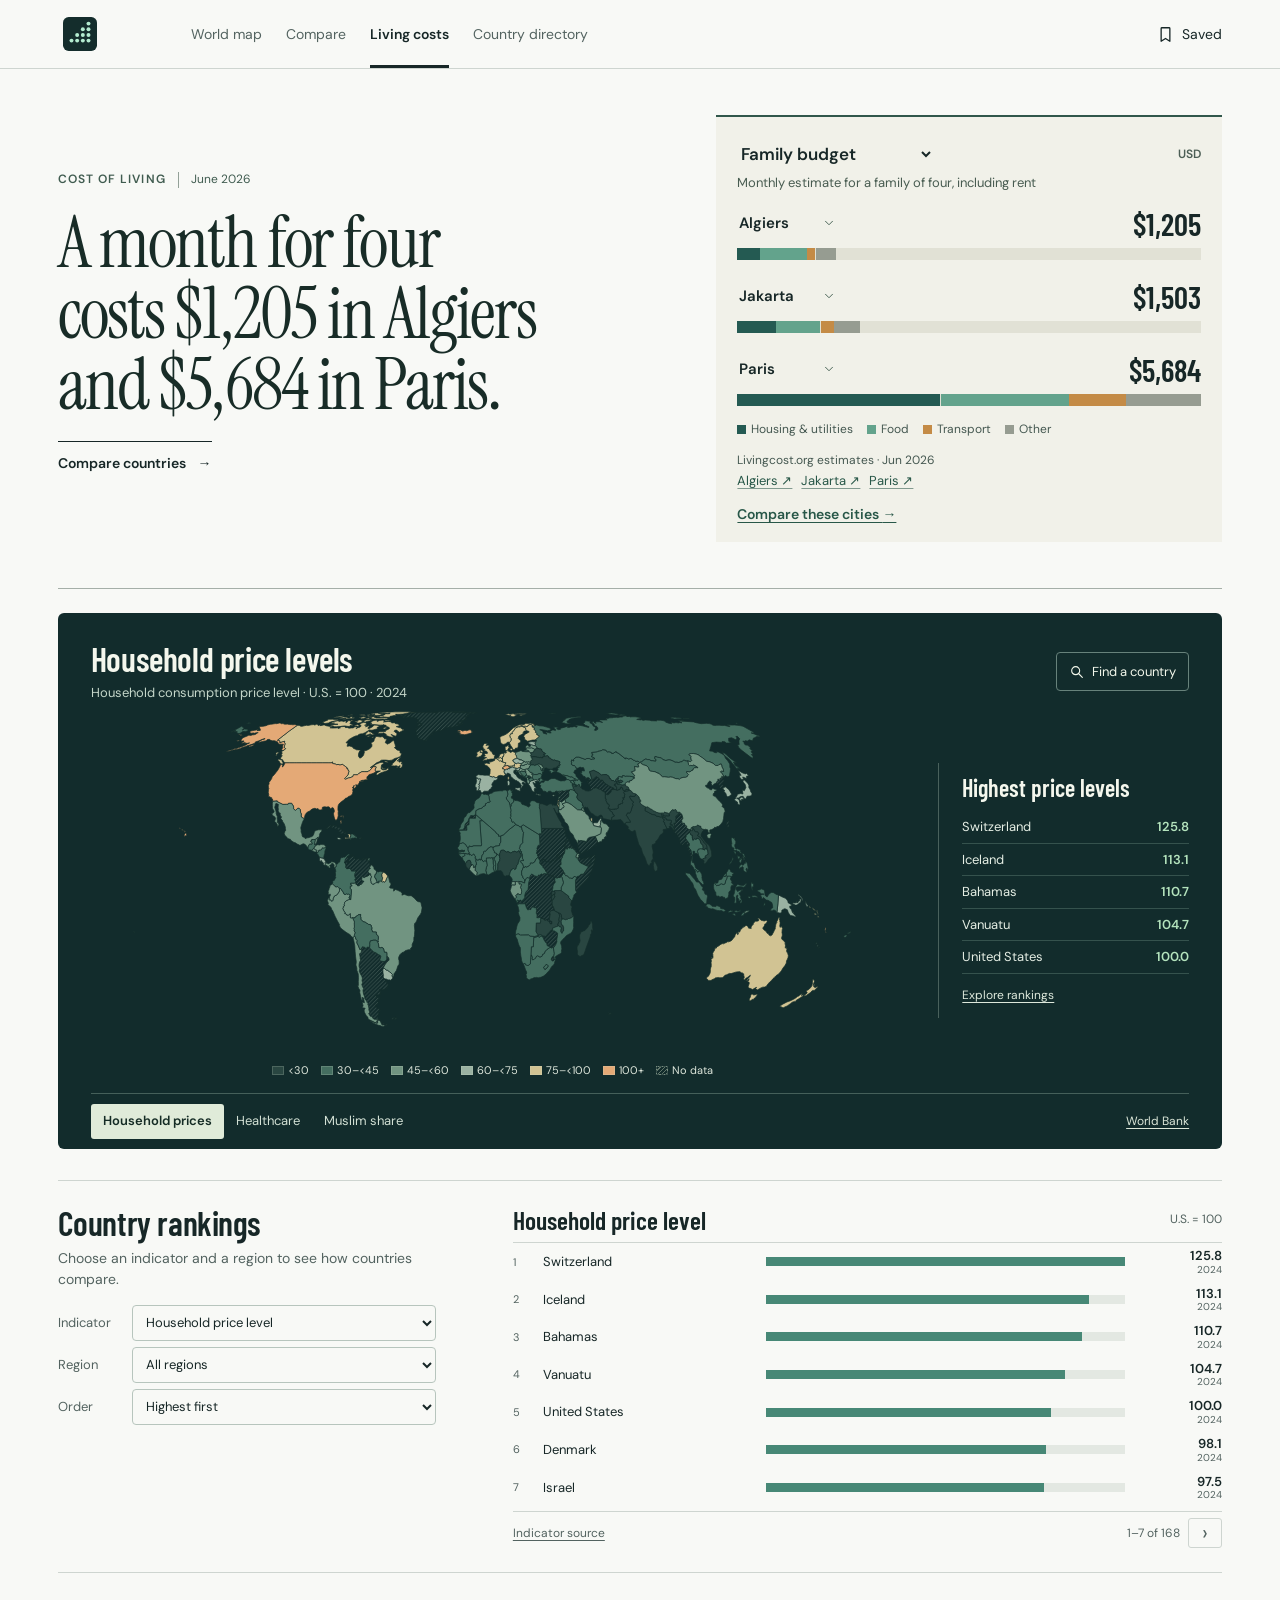
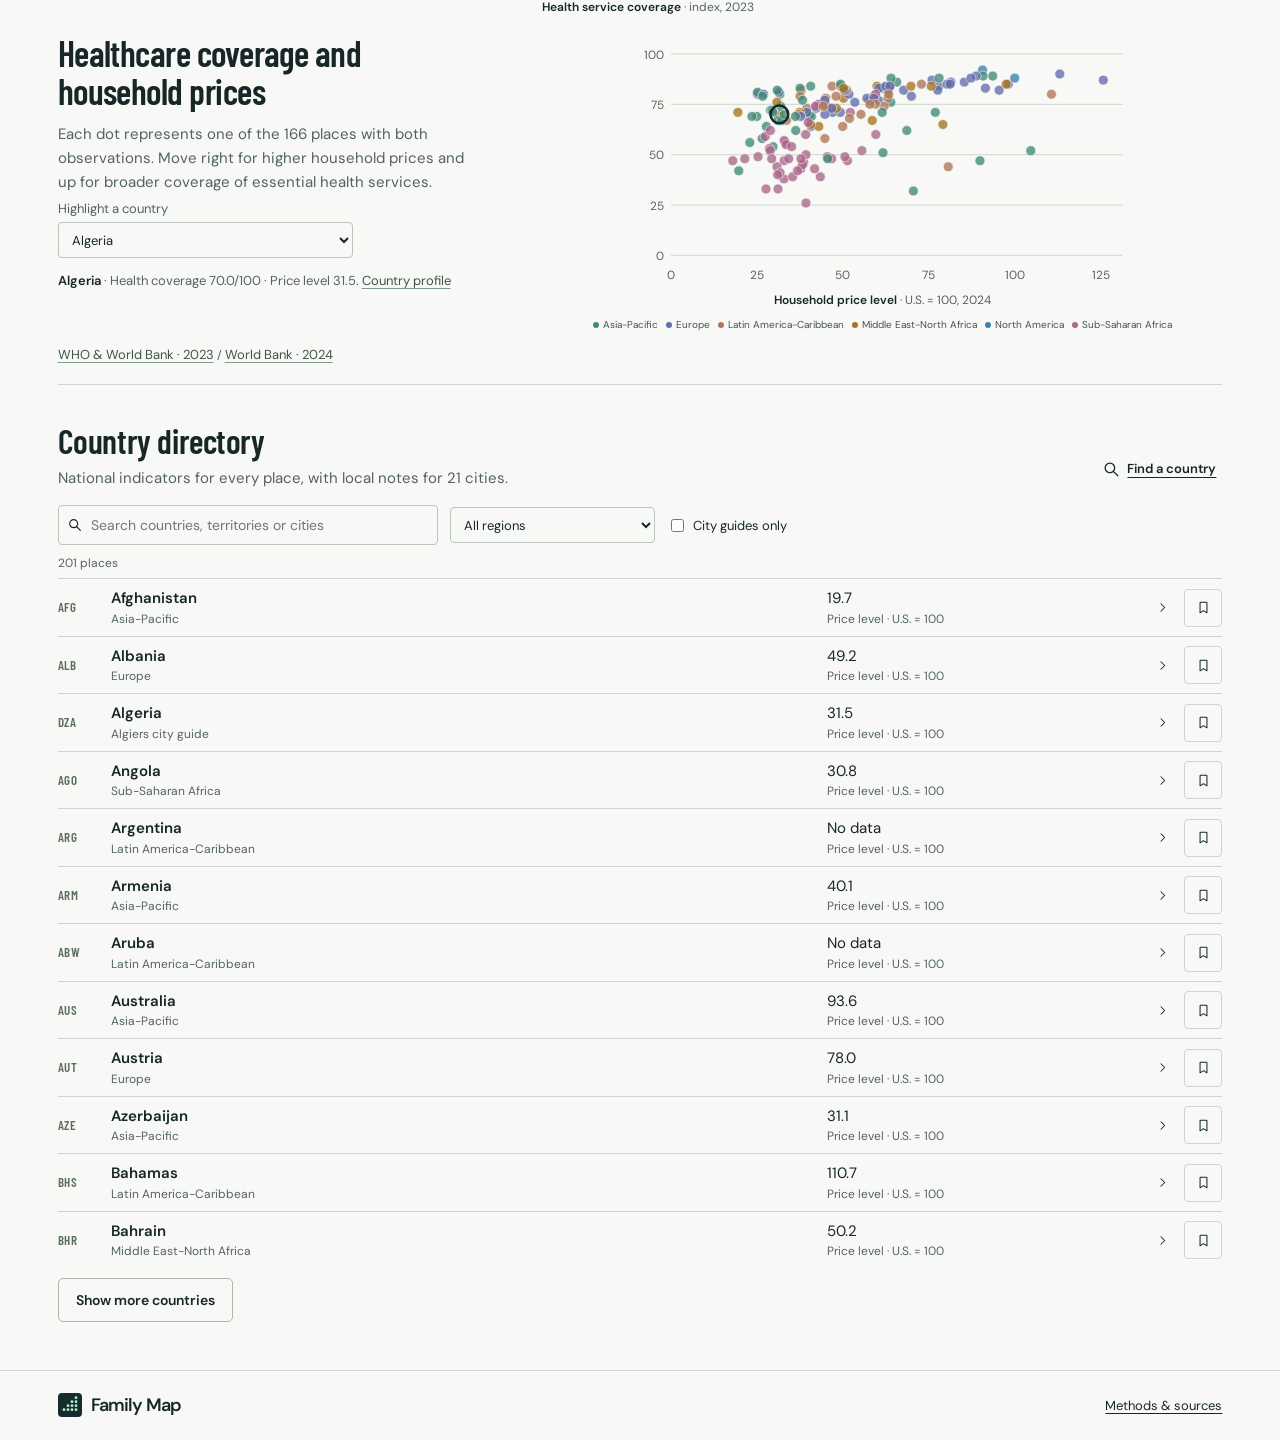
<file: index.html>
<!doctype html>
<html lang="en">
<head>
<meta charset="utf-8"><meta name="viewport" content="width=device-width, initial-scale=1, viewport-fit=cover">
<meta name="theme-color" content="#f8f9f6"><meta name="description" content="Compare living costs, healthcare and schooling across 201 countries and territories.">
<meta property="og:title" content="Family Map"><meta property="og:description" content="Compare monthly family budgets, groceries, healthcare and schools across countries. Explore 201 places and 21 city guides."><meta property="og:site_name" content="Family Map"><meta property="og:type" content="website"><meta property="og:url" content="https://ghanyr.github.io/family-map/"><meta property="og:image" content="https://ghanyr.github.io/family-map/family-map-preview.jpg"><meta property="og:image:alt" content="Comparison of the estimated monthly budget for a family of four in Algiers, Jakarta and Paris"><meta name="twitter:card" content="summary_large_image">
<title>Family Map</title>
<link rel="canonical" href="https://ghanyr.github.io/family-map/">
<link rel="icon" href="compass.svg" type="image/svg+xml">
<link rel="stylesheet" href="styles.css">
<script defer src="photos.js"></script><script defer src="countries.js"></script><script defer src="data.js"></script><script defer src="geography.js"></script><script defer src="city-prices.js"></script><script defer src="costs.js"></script><script defer src="app.js"></script><script defer src="charts.js"></script>
</head>
<body>
<a class="skip" href="#main">Skip to content</a>
<header class="mast"><div class="wrap header-in">
<a class="wordmark" href="#home" aria-label="Family Map home"><img src="compass.svg" width="30" height="30" alt=""></a>
<nav class="desktop-nav" aria-label="Main navigation"><a href="#worldstage">World map</a><a href="#compare">Compare</a><a href="#budget">Living costs</a><a href="#atlas">Country directory</a></nav>
<div class="head-actions"><a href="#saved" class="saved-nav"><span data-icon="bookmark"></span><span class="saved-label">Saved</span><span class="saved-count" hidden></span></a><button class="menu-btn" aria-label="Open navigation" aria-expanded="false" aria-controls="mobile-nav"><span data-icon="menu"></span></button></div>
</div><nav id="mobile-nav" hidden aria-label="Mobile navigation"><a href="#worldstage">World map</a><a href="#compare">Compare countries</a><a href="#budget">Living costs</a><a href="#atlas">Country directory</a><a href="#about">Methods &amp; sources</a></nav></header>
<main id="main" tabindex="-1">
<div id="home">
<div class="wrap">
<section id="budget" class="budget-feature" aria-labelledby="budget-heading"></section>
<section id="worldstage" class="worldstage" aria-labelledby="map-title"><div class="map-heading"><div><h2 id="map-title">Household price levels</h2><p id="map-meta"></p></div><button class="find-country" data-find="map"><span data-icon="search"></span>Find a country</button></div>
<div class="map-body"><div class="map-left"><div id="map-frame"><svg id="map-svg" viewBox="0 0 960 465" role="img" aria-label="World map of household price levels. Use Find a country to explore every place."></svg><span id="map-hint" hidden></span></div><div id="map-legend"></div></div><div id="map-side"></div></div><div class="map-base"><div id="map-modes" role="group" aria-label="Choose map indicator"></div><a id="map-source" target="_blank" rel="noopener">Source</a></div></section>

<section id="rankings" class="rank-section"><div class="rank-intro"><h2>Country rankings</h2><p>Choose an indicator and a region to see how countries compare.</p><label>Indicator<select id="rank-metric"></select></label><label>Region<select id="rank-region"></select></label><label>Order<select id="rank-order"><option value="desc">Highest first</option><option value="asc">Lowest first</option></select></label></div><div class="rank-plot"><div class="rank-title"><h3 id="rank-title"></h3><span id="rank-unit"></span></div><div id="rank-rows"></div><div class="rank-foot"><a id="rank-source" target="_blank" rel="noopener">Source data</a><div><button id="rank-prev" aria-label="Previous ranking page">‹</button><span id="rank-page"></span><button id="rank-next" aria-label="Next ranking page">›</button></div></div></div></section>
<section id="scatter" class="scatter-section"></section><section class="atlas" id="atlas"><div class="section-intro"><div><h2>Country directory</h2><p>National indicators for every place, with local notes for 21 cities.</p></div><button class="inline-action" data-find="profile"><span data-icon="search"></span>Find a country</button></div><div class="dir-tools"><label class="search-label"><span data-icon="search"></span><input id="dir-search" type="search" placeholder="Search countries, territories or cities" aria-label="Search the country directory"></label><select id="dir-region" aria-label="Filter directory by region"></select><label class="only-guides"><input type="checkbox" id="guides-only"> City guides only</label></div><div id="dir-count" class="list-count"></div><div id="dir-list"></div><button id="dir-more" class="btn plain-btn">Show more countries</button></section>
</div></div><div id="detail" class="wrap subview" hidden></div></main>
<footer><div class="wrap foot"><a class="wordmark footer-brand" href="#home"><img src="compass.svg" width="24" height="24" alt="">Family Map</a><a href="#about">Methods &amp; sources</a></div></footer>
<dialog id="picker" aria-labelledby="picker-title"><div class="picker-head"><h2 id="picker-title">Find a country</h2><button id="picker-close" aria-label="Close search"><span data-icon="close"></span></button></div><input id="picker-input" type="search" enterkeyhint="go" autocomplete="off" autocapitalize="none" spellcheck="false" autofocus placeholder="Search a country, territory or city" aria-label="Search countries and territories"><span id="picker-count" class="sr" role="status"></span><div id="picker-list"></div></dialog><div id="toast" role="status" aria-live="polite"></div><div id="announcer" class="sr" role="status" aria-live="polite"></div>
</body></html>
</file>
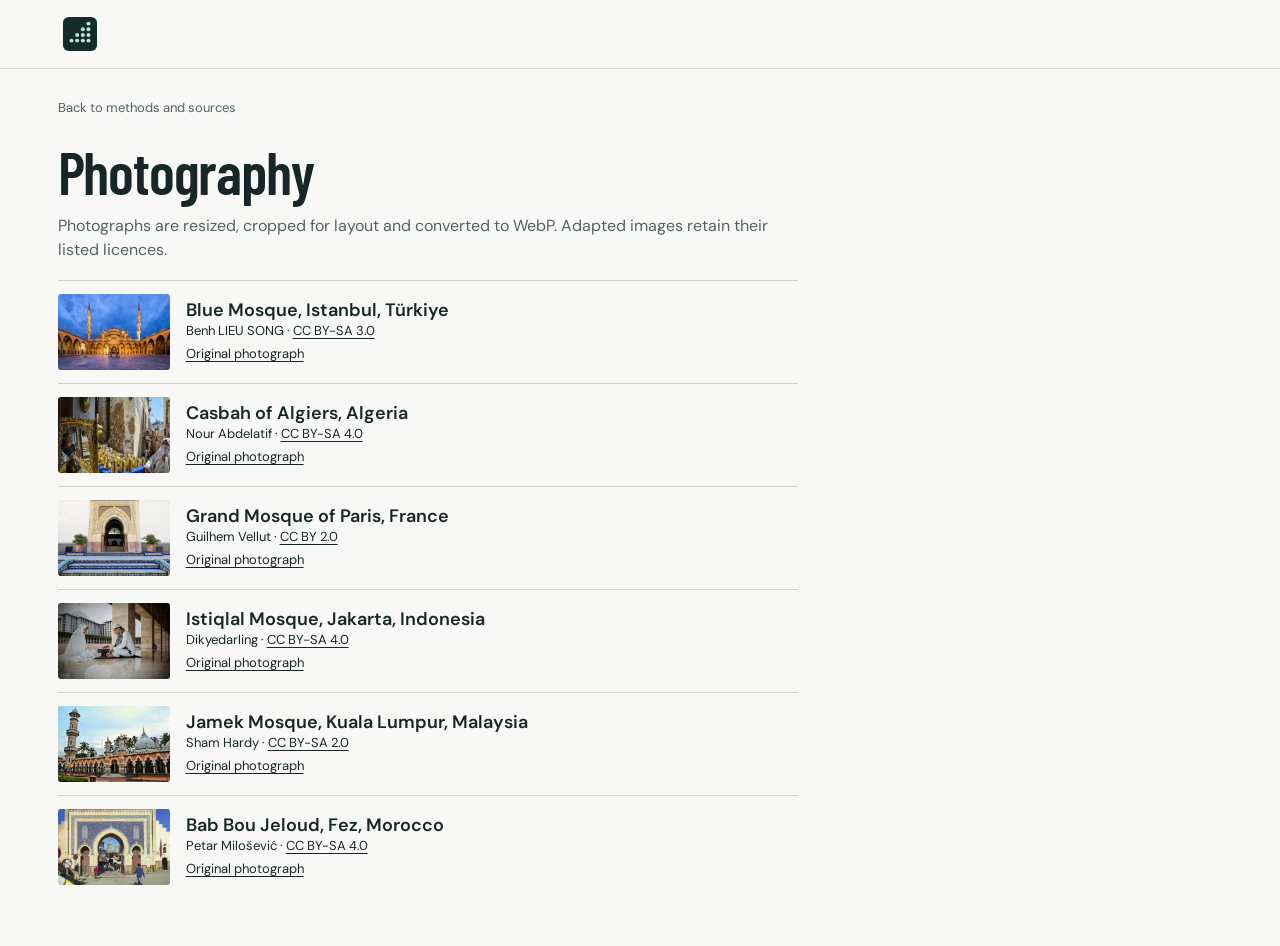
<file: photo-credits.html>
<!doctype html><html lang="en"><head><meta charset="utf-8"><meta name="viewport" content="width=device-width,initial-scale=1"><title>Photography | Family Map</title><link rel="stylesheet" href="styles.css"><link rel="icon" href="compass.svg"></head><body><header class="mast"><div class="wrap header-in"><a href="index.html" class="wordmark" aria-label="Family Map home"><img src="compass.svg" width="30" height="30" alt=""></a></div></header><main class="wrap subview"><a class="breadcrumb" href="index.html#about">Back to methods and sources</a><h1>Photography</h1><p class="subdek">Photographs are resized, cropped for layout and converted to WebP. Adapted images retain their listed licences.</p><article class="photo-credit"><img src="assets/turkiye-card.webp" width="112" height="76" loading="lazy" alt=""><div><h2>Blue Mosque, Istanbul, Türkiye</h2><p>Benh LIEU SONG · <a href="https://creativecommons.org/licenses/by-sa/3.0/">CC BY-SA 3.0</a></p><a href="https://commons.wikimedia.org/wiki/File:Blue_Mosque_Courtyard_Dusk_Wikimedia_Commons.jpg">Original photograph</a></div></article><article class="photo-credit"><img src="assets/algeria-card.webp" width="112" height="76" loading="lazy" alt=""><div><h2>Casbah of Algiers, Algeria</h2><p>Nour Abdelatif · <a href="https://creativecommons.org/licenses/by-sa/4.0/">CC BY-SA 4.0</a></p><a href="https://commons.wikimedia.org/wiki/File:Casbah_of_Algiers,_the_heart_of_the_city.jpg">Original photograph</a></div></article><article class="photo-credit"><img src="assets/france-card.webp" width="112" height="76" loading="lazy" alt=""><div><h2>Grand Mosque of Paris, France</h2><p>Guilhem Vellut · <a href="https://creativecommons.org/licenses/by/2.0/">CC BY 2.0</a></p><a href="https://commons.wikimedia.org/wiki/File:Garden_@_Grande_Mosqu%C3%A9e_de_Paris_@_Paris_(30635585183).jpg">Original photograph</a></div></article><article class="photo-credit"><img src="assets/jakarta-card.webp" width="112" height="76" loading="lazy" alt=""><div><h2>Istiqlal Mosque, Jakarta, Indonesia</h2><p>Dikyedarling · <a href="https://creativecommons.org/licenses/by-sa/4.0/">CC BY-SA 4.0</a></p><a href="https://commons.wikimedia.org/wiki/File:Membaca_Quran_bersama.jpg">Original photograph</a></div></article><article class="photo-credit"><img src="assets/kuala-lumpur-card.webp" width="112" height="76" loading="lazy" alt=""><div><h2>Jamek Mosque, Kuala Lumpur, Malaysia</h2><p>Sham Hardy · <a href="https://creativecommons.org/licenses/by-sa/2.0/">CC BY-SA 2.0</a></p><a href="https://commons.wikimedia.org/wiki/File:Masjid_Jamek.jpg">Original photograph</a></div></article><article class="photo-credit"><img src="assets/fez-card.webp" width="112" height="76" loading="lazy" alt=""><div><h2>Bab Bou Jeloud, Fez, Morocco</h2><p>Petar Milošević · <a href="https://creativecommons.org/licenses/by-sa/4.0/">CC BY-SA 4.0</a></p><a href="https://commons.wikimedia.org/wiki/File:Bab_Bou_Jeloud_(Fes,_Marocco).jpg">Original photograph</a></div></article></main></body></html>
</file>
<file: styles.css>
@font-face{font-family:DM;src:url(assets/dm-400.woff) format("woff");font-weight:400;font-display:swap}
@font-face{font-family:DM;src:url(assets/dm-600.woff) format("woff");font-weight:500 900;font-display:swap}
@font-face{font-family:BarlowC;src:url(assets/barlow-condensed.woff) format("woff");font-weight:600;font-display:swap}
:root{--ink:#172727;--bg:#f8f9f6;--muted:#536360;--line:#ced5d0;--dark:#122b2b;--mint:#75dcc2;--ease:cubic-bezier(.16,1,.3,1);color-scheme:light}
*{box-sizing:border-box}
html{scroll-behavior:smooth;scroll-padding-top:16px;scrollbar-color:#92a7a0 var(--bg)}
body{margin:0;background:var(--bg);color:var(--ink);font:400 16px/1.5 DM,Arial,sans-serif;-webkit-font-smoothing:antialiased}
h1,h2,h3,p{margin:0}
h1,h2,h3{line-height:1.08}
a{color:inherit;text-decoration:none}
button,select{touch-action:manipulation;-webkit-tap-highlight-color:transparent}
button,select,input{font:inherit;color:inherit}
button{cursor:pointer;border:0;background:none}
button:focus-visible,a:focus-visible,select:focus-visible,summary:focus-visible{outline:3px solid #dc9c53;outline-offset:3px}
::selection{background:#ace9d6;color:var(--ink)}
[hidden]{display:none!important}
.sr,.skip:not(:focus){position:absolute!important;clip-path:inset(50%);width:1px;height:1px;overflow:hidden;white-space:nowrap}
.skip:focus{position:fixed;z-index:20;top:4px;left:4px;padding:10px;background:white}
.wrap{width:min(1280px,calc(100% - clamp(48px,9vw,150px)));margin-inline:auto}
.icon{width:19px;height:19px;fill:none;stroke:currentColor;stroke-width:1.65;stroke-linecap:round;stroke-linejoin:round;vertical-align:middle;flex:none}
[data-icon]{display:inline-flex;align-items:center;justify-content:center}
.mast{border-bottom:1px solid var(--line);position:relative;z-index:8}
.header-in{height:68px;display:flex;align-items:center;gap:clamp(35px,7vw,120px)}
.wordmark{font-weight:600;font-size:23px;line-height:1;letter-spacing:-.048em;display:inline-flex;align-items:center;gap:9px;white-space:nowrap}
.desktop-nav{display:flex;height:100%;align-items:stretch;gap:24px}
.desktop-nav a{display:flex;align-items:center;position:relative;font-size:14px;color:var(--muted)}
.desktop-nav a[aria-current]{color:var(--ink);font-weight:600}
.desktop-nav a:after{content:"";position:absolute;bottom:0;left:0;right:100%;height:3px;background:var(--ink);transition:right .22s}
.desktop-nav a:hover:after,.desktop-nav a[aria-current]:after{right:0}
.head-actions{margin-left:auto;display:flex;align-items:center}
.saved-nav,.menu-btn{display:flex;min-height:44px;align-items:center;gap:7px;font-size:14px}
.saved-nav:hover{text-decoration:underline}.menu-btn,#mobile-nav{display:none}
.saved-count{font-size:12px;font-weight:600}.saved-nav[aria-current] .icon{fill:currentColor}
.lead{display:flex;justify-content:space-between;align-items:center;gap:20px;padding:clamp(27px,3.6vw,50px) 0 clamp(21px,2.5vw,34px)}
h1,.subview h1{font:600 clamp(43px,4.65vw,74px)/1 BarlowC,Impact,sans-serif;letter-spacing:-.02em}
.lead p,.section-intro p,.subdek{color:var(--muted);margin-top:9px;font-size:16px}
.btn{display:inline-flex;align-items:center;justify-content:center;gap:9px;min-height:44px;padding:0 17px;font:600 14px/1.3 DM,Arial,sans-serif;border-radius:5px;transition:background .18s,transform .18s;white-space:nowrap}
.btn:hover{transform:translateY(-1px)}
.dark{background:var(--ink);color:white}.dark:hover{background:#29413d}
.plain-btn{border:1px solid #a8b6ae}.plain-btn:hover,.plain-btn[aria-pressed=true]{background:#e0e9de}
#main:focus,[tabindex="-1"]:focus{outline:none}
.population{background:var(--dark);color:#f5f9ee;padding:clamp(18px,2.55vw,36px) clamp(16px,3vw,45px) 16px;border-radius:6px;overflow:hidden}
.chart-top,.module-head,.section-intro{display:flex;align-items:start;justify-content:space-between;gap:15px}
.chart-top h2{font:600 clamp(29px,2.9vw,45px)/1 BarlowC,Impact,sans-serif;letter-spacing:-.007em}
.chart-key{display:flex;align-items:center;gap:8px;color:#cbdbcf;font-size:13px;margin-top:9px}
.key-dot{width:6px;height:6px;background:#d5e2d7;border-radius:50%}.key-split{opacity:.6;margin-inline:2px}
.switches{display:flex;flex:none;gap:3px;border:1px solid #5b7370;border-radius:5px;padding:3px}
.switches button{color:#d7e2d9;border-radius:2px;min-height:32px;font-weight:600;font-size:13px;padding:4px 12px;transition:background .2s,color .2s}
.switches button:hover{background:#2b4643}.switches button[aria-pressed=true]{color:#112826;background:#e7efdf}
.clusters{display:grid;grid-template-columns:repeat(6,minmax(0,1fr));gap:0;margin:13px -10px 19px}
.cluster{display:flex;flex-direction:column;align-items:center;min-width:0;text-align:center;color:var(--color);border-radius:5px;padding:0 5px 8px;transition:background .18s}
.cluster:hover,.cluster[aria-expanded=true],.change-row:hover,.change-row[aria-expanded=true]{background:#203d3b}
.dot-picture{width:100%;height:clamp(99px,10.5vw,159px);display:flex;justify-content:center;align-items:end}
.dot-picture svg{width:100%;height:100%;fill:currentColor;transform-origin:center bottom;animation:print-in .48s var(--ease) both}
@keyframes print-in{from{opacity:.42;transform:scale(.92)}to{opacity:1;transform:none}}
.empty-dot{fill:#37514d}
.cluster-caption{margin-top:7px;display:flex;align-items:center;flex-direction:column;line-height:1.1;gap:5px}
.cluster-caption>span{font-size:14px;font-weight:600;color:#f2f4e9}
.cluster-caption>b{font:600 clamp(30px,2.9vw,47px)/1 BarlowC,Impact,sans-serif;font-variant-numeric:tabular-nums}
.chart-foot{border-top:1px solid #48625d;display:flex;align-items:center;justify-content:space-between;gap:9px;color:#cfddd3;font-size:12px;line-height:1.5;padding-top:10px}
.chart-foot button,.chart-foot a,.source,.credit-link,.source-block a,.about details a,.compare-footer a,#pop-inspect a{font-size:12px;text-decoration:underline;text-underline-offset:3px;text-decoration-color:#829a8f}
.chart-foot button{min-height:31px;padding:2px 0;white-space:nowrap}
#pop-inspect{display:flex;align-items:center;gap:12px;flex-wrap:wrap;border-top:1px solid #536b63;padding:12px 0;font-size:13px}
#pop-inspect a{margin-left:auto}
.data-table{overflow-x:auto;margin-top:10px}
table{border-collapse:collapse;width:100%;font-size:13px;font-variant-numeric:tabular-nums}th,td{text-align:right;padding:6px 9px;border-bottom:1px solid #425c56}th:first-child{text-align:left}th{font-weight:600}
.change-list{max-width:990px;margin:24px auto 17px}
.change-row{width:100%;display:grid;grid-template-columns:minmax(70px,115px) 1fr 60px;gap:12px;align-items:center;text-align:left;padding:5px;color:white;font-size:14px}
.change-row b{text-align:right;font-variant-numeric:tabular-nums}
.change-track{height:8px;border-radius:1px;background:#2b4643}
.change-track i,.bar-track i,.mini-track i{display:block;width:var(--bar);height:100%;background:var(--color);animation:bar-in .49s var(--ease) both;transform-origin:left}
@keyframes bar-in{from{transform:scaleX(.05)}to{transform:scaleX(1)}}
.data-pair{display:grid;grid-template-columns:1fr 1fr;margin:34px 0 45px;border-top:2px solid var(--ink);border-bottom:1px solid var(--line)}
.data-module{padding:21px 0 19px;min-width:0}
.data-module:first-child{padding-right:clamp(20px,3vw,47px)}
.data-module+.data-module{border-left:1px solid var(--line);padding-left:clamp(20px,3vw,47px)}
.module-head{align-items:baseline}.module-head h2,.section-intro h2,.profile-content h2,.about h2,.empty-state h2{font:600 clamp(29px,2.5vw,41px)/1.08 BarlowC,Impact,sans-serif;letter-spacing:-.012em}
.year{font-size:13px;color:var(--muted);font-variant-numeric:tabular-nums}
.unit-note,.metric-picks{height:38px;display:flex;align-items:center;margin-top:3px;margin-bottom:10px}.unit-note,.metric-note,.source{font-size:13px;color:var(--muted)}
.metric-picks{gap:14px}
.metric-picks button{font-size:13px;color:var(--muted);padding:7px 0;position:relative}
.metric-picks button[aria-pressed=true]{font-weight:600;color:var(--ink);text-decoration:underline;text-underline-offset:4px;text-decoration-thickness:2px}
.metric-row{display:grid;align-items:center;grid-template-columns:75px 1fr 48px;gap:8px;margin:6px 0;font-size:13px;line-height:1.5}
.metric-row b{font-variant-numeric:tabular-nums;font-size:13px;text-align:right}
.bar-track{height:9px;background:#e0e5e0;border-radius:1px;position:relative}
.bar-track i{background:#34836e}
.points .bar-track{height:2px;background:#d4dcd7}
.points .bar-track i{background:#6374af;position:relative}
.points .bar-track i:after{content:"";width:9px;height:9px;border-radius:50%;position:absolute;right:0;top:50%;transform:translate(50%,-50%);background:#5668a2}
.metric-note{margin:14px 0 5px;line-height:1.5;max-width:58ch}
.source{display:inline-block;color:#3f554a;line-height:1.5}
.atlas{padding:0 0 48px}
.section-intro{align-items:end}.section-intro p{font-size:15px}
.inline-action{display:inline-flex;align-items:center;gap:6px;font:600 13px/1.3 DM,Arial,sans-serif;text-decoration:underline;text-underline-offset:4px;min-height:40px}
.atlas-tools{display:flex;align-items:center;justify-content:space-between;margin:20px 0 13px}
.filters{display:flex;gap:5px}
.filter{min-height:38px;white-space:nowrap;border:1px solid #c2cec5;border-radius:4px;font-size:13px;padding:5px 12px}.filter[aria-pressed=true]{background:var(--ink);color:white;border-color:var(--ink)}
.atlas-count,.card p{color:var(--muted);font-size:13px}
.cards{display:grid;grid-template-columns:repeat(3,minmax(0,1fr));gap:27px 20px}
.card{position:relative;min-width:0}.card-media{aspect-ratio:2.05;position:relative;overflow:hidden;background:#d6ddd8;border-radius:4px}
.card-media>img{object-fit:cover;width:100%;height:100%;display:block;transition:transform .37s var(--ease)}
.card-link:hover .card-media>img{transform:scale(1.035)}
.card-country{position:absolute;left:9px;bottom:9px;display:inline-flex;align-items:center;gap:5px;background:#fff;color:#172727;border-radius:2px;padding:3px 6px;font-size:12px;line-height:1.3}
.flag{width:19px;height:13px;object-fit:cover;box-shadow:0 0 0 1px #17272712;border-radius:1px}
.save-btn{position:absolute;top:8px;right:8px;display:grid;place-items:center;width:38px;height:38px;border-radius:3px;background:#fffffff2}
.save-btn[aria-pressed=true]{background:#a8e9d0}.save-btn[aria-pressed=true] .icon{fill:currentColor}.save-btn .icon{width:16px;height:16px}
.card-title-row{display:flex;justify-content:space-between;align-items:center;margin:9px 0 2px}
.card h3{font:600 29px/1.1 BarlowC,Impact,sans-serif}
.open-indicator{display:flex;align-items:center}.open-indicator .icon{width:13px;height:13px}.card-link:hover h3{text-decoration:underline;text-underline-offset:3px}
.content-in{animation:content-in .28s var(--ease) both;animation-delay:var(--delay,0s)}@keyframes content-in{from{opacity:.45;transform:translateY(5px)}to{opacity:1;transform:none}}
footer{border-top:1px solid var(--line);padding:22px 0}.foot{display:flex;align-items:center;justify-content:space-between;gap:9px}.foot>a:last-child{font-size:13px;text-decoration:underline;text-underline-offset:3px}.footer-brand{font-size:18px}
#toast{position:fixed;left:50%;bottom:22px;transform:translate(-50%,7px);opacity:0;pointer-events:none;z-index:20;background:var(--ink);color:white;padding:9px 13px;border-radius:4px;font-size:13px;white-space:nowrap;transition:.18s}#toast.show{opacity:1;transform:translate(-50%,0)}
.subview{min-height:70svh;padding-block:22px 48px}.breadcrumb{display:inline-flex;align-items:center;gap:4px;min-height:34px;color:var(--muted);font-size:13px;margin-bottom:17px}.breadcrumb .icon{width:14px;height:14px}.breadcrumb:hover{text-decoration:underline}
.profile-hero{display:grid;grid-template-columns:1fr 1fr;align-items:center;gap:6%}.profile-img{width:100%;height:280px;object-fit:cover;border-radius:5px}.subdek{max-width:65ch;margin:12px 0 18px}.meta-line,.profile-actions{display:flex;align-items:center;gap:9px}.meta-line{font-size:13px;color:var(--muted);margin-bottom:7px}
.section-rule{border:0;border-top:1px solid var(--line);margin:29px 0}.profile-content{display:grid;grid-template-columns:minmax(0,1.7fr) minmax(220px,.8fr);gap:6%}.fact-row{display:grid;grid-template-columns:23px 1fr;gap:8px;padding:17px 0;border-bottom:1px solid var(--line)}.fact-row h3,.tip h3,.source-block h3{font:600 16px/1.4 DM,Arial,sans-serif}.fact-row p,.tip p,.source-block p,.about p{margin:5px 0;color:var(--muted);max-width:65ch}.tip{background:#e6eee8;padding:20px}.tip>.icon{margin-bottom:9px}.source-block{padding-top:18px}.source-block a,.about .credit-link{display:table;margin:8px 0;font-size:14px}
.compare-selects,.compare-row{display:grid;grid-template-columns:repeat(2,minmax(0,1fr));gap:clamp(12px,3vw,48px)}
.compare-selects{margin:20px 0 12px}.compare-place{min-width:0}.compare-place label{font-weight:600;font-size:13px;color:var(--muted)}
.select-wrap{position:relative;display:flex;align-items:center;border-bottom:1px solid var(--muted);margin-bottom:10px}
.select-wrap .flag{position:absolute;left:0;pointer-events:none}.select-wrap select{width:100%;appearance:none;cursor:pointer;min-height:50px;border:0;color:var(--ink);background:transparent;padding:3px 24px 5px 28px;font:600 32px/1.1 BarlowC,Impact,sans-serif}.select-wrap>.icon{position:absolute;right:2px;width:15px;pointer-events:none}
.compare-place>img{width:100%;height:clamp(95px,12vw,165px);object-fit:cover;display:block;border-radius:4px}
.sticky-pair{position:sticky;top:0;z-index:4;background:var(--bg);border-block:1px solid var(--line);padding-block:10px}.sticky-pair span{display:flex;align-items:center;gap:6px;font-size:13px;font-weight:600}.sticky-pair .flag{width:15px;height:10px}
.pair-numbers{margin:19px 0 9px}.pair-numbers>h2,.compare-block>h2{font:600 23px/1.2 BarlowC,Impact,sans-serif}.pair-number-row{margin:12px 0}.pair-number-row h3{font:400 13px/1.45 DM,Arial,sans-serif;color:var(--muted)}.pair-number-row b{font:600 26px/1.2 BarlowC,Impact,sans-serif}.mini-track{display:block;height:4px;background:#e0e7df;margin-top:3px}.mini-track i{background:#458474}
.compare-block{border-bottom:1px solid var(--line);padding:18px 0}.compare-block h2{display:flex;align-items:center;gap:8px;margin-bottom:9px}.compare-row p{font-size:15px;color:var(--muted);line-height:1.6;overflow-wrap:break-word}.compare-footer{padding-top:12px}.compare-footer a{justify-self:start;font-size:13px}
.empty-state{padding:35px 0;max-width:480px}.empty-state h2{margin:14px 0 6px}.empty-state p{margin-bottom:16px}.about{max-width:800px}.about h2{margin:22px 0 8px}.about p{margin:10px 0 15px}.about details{border-bottom:1px solid var(--line);padding:12px 0}.about summary{font-weight:600;cursor:pointer}
@media(max-width:780px){
.wrap{width:calc(100% - 40px)}.desktop-nav{gap:16px}.header-in{gap:35px}.population{padding:20px 18px 12px}.chart-key{font-size:12px}.lead h1{font-size:48px}.lead p{font-size:15px}.lead .btn{font-size:13px}.data-module:first-child{padding-right:14px}.data-module+.data-module{padding-left:14px}.metric-row{grid-template-columns:63px 1fr 42px;gap:5px;font-size:12px}.metric-row b{font-size:12px}.cards{gap:20px 14px}.profile-img{height:215px}
}
@media(max-width:640px){
.wrap{width:calc(100% - 32px)}.header-in{height:56px;justify-content:space-between;gap:8px}.wordmark{font-size:21px;gap:7px}.wordmark img{width:28px;height:28px}.desktop-nav,.saved-label{display:none}.menu-btn,.saved-nav{width:42px;height:44px;display:flex;align-items:center;justify-content:center;padding:0}.saved-count{font-size:11px}
#mobile-nav:not([hidden]){position:absolute;display:flex;flex-direction:column;top:100%;left:0;right:0;background:var(--bg);padding:4px 16px 12px;border-bottom:1px solid var(--line);box-shadow:0 10px 14px #122c2610}#mobile-nav a{padding:11px 0;border-top:1px solid var(--line)}
.lead{display:block;padding:22px 0 17px}.lead h1{font-size:clamp(39px,9.55vw,56px);letter-spacing:-.026em}.lead p{font-size:14px;max-width:48ch;line-height:1.45;margin-top:6px}.lead .btn{margin-top:11px;min-height:36px;padding:0 11px;font-size:12px}.btn .icon{width:16px;height:16px}
.population{padding:16px 14px 9px}.chart-top{display:block}.chart-top h2{font-size:29px}.chart-key{margin-top:4px;font-size:12px;gap:6px}.switches{display:inline-flex;margin-top:10px;padding:2px}.switches button{font-size:12px;min-height:32px;padding:3px 12px}
.clusters{grid-template-columns:repeat(3,minmax(0,1fr));gap:7px 2px;margin:8px -5px 11px}.dot-picture{height:82px}.cluster{padding:0 2px 4px}.cluster-caption{gap:2px;margin-top:3px}.cluster-caption>span{font-size:12px}.cluster-caption b{font-size:28px}
.chart-foot{font-size:11px;gap:5px;align-items:center;padding-top:5px}.chart-foot a,.chart-foot button{font-size:11px}.chart-foot button{min-height:37px}
#pop-inspect{font-size:12px;gap:5px 8px}#pop-inspect a{margin-left:0}
.change-list{margin:14px 0}.change-row{grid-template-columns:60px 1fr 44px;font-size:12px;gap:7px;padding:6px 1px}
.data-pair{grid-template-columns:1fr;margin:23px 0 29px}.data-module:first-child,.data-module+.data-module{padding:16px 0 17px}.data-module+.data-module{border-left:0;border-top:1px solid var(--line)}
.module-head h2,.section-intro h2{font-size:32px}.metric-row{grid-template-columns:72px 1fr 47px;gap:8px;margin:6px 0;font-size:13px}.metric-row b{font-size:13px}.unit-note,.metric-picks{height:auto;min-height:30px;margin:2px 0 5px}.metric-note{margin:10px 0 5px}
.section-intro{display:block}.desk-compare{display:none}.section-intro p{font-size:14px}.atlas-tools{margin:14px 0 11px}.atlas-count{display:none}.filter{padding:5px 10px;min-height:40px}.cards{grid-template-columns:repeat(2,minmax(0,1fr));gap:22px 12px}.card-media{aspect-ratio:1.4}.save-btn{width:36px;height:36px;top:5px;right:5px}.card-country{font-size:10px;left:5px;bottom:5px}.card-country .flag{width:14px;height:10px}.card h3{font-size:26px}.card p{font-size:13px}.card-country{gap:4px}
.foot .wordmark{font-size:17px}.foot .wordmark img{width:24px;height:24px}
.subview{padding:12px 0 35px}.breadcrumb{margin-bottom:12px}.profile-hero,.profile-content{display:flex;flex-direction:column;gap:18px;align-items:stretch}.profile-img{height:180px}.profile-actions{flex-wrap:wrap}.profile-actions .btn{font-size:13px}.subdek{font-size:14px}.section-rule{margin:22px 0}.select-wrap select{font-size:28px}.compare-selects{margin-top:15px}.compare-row{gap:15px}.sticky-pair{padding-block:8px}.sticky-pair span{font-size:12px;line-height:1.3}.compare-row p{font-size:14px}.pair-number-row h3{font-size:12px}.compare-footer a{font-size:12px}.compare-footer .icon{width:15px}
}
@media(max-width:355px){.wrap{width:calc(100% - 26px)}.population{padding-inline:10px}.lead h1{font-size:36px}.dot-picture{height:73px}.chart-foot{flex-wrap:wrap}.chart-foot button{margin-left:auto}.cards{grid-template-columns:1fr}.card-media{aspect-ratio:2}.filter{font-size:12px;padding-inline:8px}}
@media(prefers-reduced-motion:reduce){*,*:before,*:after{animation-duration:.01ms!important;animation-delay:0s!important;transition-duration:.01ms!important;scroll-behavior:auto!important}}
.photo-credit{display:flex;align-items:center;gap:16px;border-top:1px solid var(--line);padding:13px 0;max-width:740px}.photo-credit img{object-fit:cover;border-radius:3px}.photo-credit h2{font:600 18px/1.25 DM,Arial,sans-serif}.photo-credit p,.photo-credit a{font-size:13px}.photo-credit a{text-decoration:underline;text-underline-offset:3px}
.data-pair{margin-bottom:0}
.scatter-section{display:grid;grid-template-columns:minmax(190px,.75fr) minmax(0,1.25fr);column-gap:clamp(24px,6vw,90px);align-items:center;padding:25px 0 19px;border-bottom:1px solid var(--line);margin-bottom:38px}
.scatter-text h2{font:600 clamp(31px,2.8vw,44px)/1.04 BarlowC,Impact,sans-serif;letter-spacing:-.015em}
.scatter-text p{font-size:15px;line-height:1.6;color:var(--muted);max-width:45ch;margin:13px 0 5px}.scatter-text strong{color:var(--ink)}
.scatter-section figure{margin:0}.scatter-section figcaption,.axis-title{font-size:12px;font-weight:600}.scatter-section figcaption span,.axis-title span{font-weight:400;color:var(--muted)}.axis-title{text-align:center}
.scatter-section svg{display:block;width:100%;max-height:275px;overflow:visible;font:12px DM,Arial,sans-serif}.graph-grid line{stroke:#d6ddd6;stroke-width:1}.graph-grid text{fill:#56635c;font-size:10px}.graph-marks circle{stroke:#28483f;stroke-width:1}.graph-marks path{stroke:#8a9d90;stroke-width:.85;fill:none}.graph-marks text{fill:#19332b;font-weight:600}.scatter-foot{grid-column:1/-1;font-size:12px;color:var(--muted);margin-top:13px}.scatter-foot span{margin:0 4px}
@media(max-width:640px){.scatter-section{display:flex;flex-direction:column;align-items:stretch;gap:10px;margin-bottom:25px;padding:19px 0}.scatter-text p{font-size:14px;line-height:1.5;margin-top:8px}.scatter-text .inline-action{min-height:34px}.scatter-foot{margin:0}.scatter-section svg{font-size:13px}.graph-grid text{font-size:12px}.chart-foot button,.switches button{min-height:39px}}
/* Geographic comparison */
.worldstage{background:#122c2c;color:#f4f7ed;border-radius:6px;padding:clamp(17px,2.2vw,29px) clamp(16px,2.6vw,36px) 0}
.map-heading,.map-base,.inspector-line,.rank-title,.rank-foot,.dir-tools,.compare-heading,.profile-actions,.compare-guides,.picker-head{display:flex;align-items:center;justify-content:space-between;gap:12px}
.map-heading h2,.rank-section h2,.atlas h2,.profile-data-title,.city-comparison h2{font:600 clamp(30px,2.65vw,44px)/1.04 BarlowC,Impact,sans-serif;letter-spacing:-.012em}
.map-heading p{color:#c4d6c9;font-size:13px;margin-top:6px}.find-country{display:inline-flex;align-items:center;gap:7px;font-size:13px;color:#f2f7eb;border:1px solid #67827b;border-radius:4px;min-height:39px;padding:5px 12px;white-space:nowrap}.find-country .icon{width:16px;height:16px}.find-country:hover,.map-links a:hover{background:#2c4643}
.map-body{display:grid;grid-template-columns:minmax(0,3.2fr) minmax(170px,1fr);align-items:center;gap:clamp(20px,3.5vw,54px);padding:0 0 14px}
#map-frame{position:relative}#map-svg{width:100%;max-height:360px;display:block}.land{stroke:#152e2c;stroke-width:.7;vector-effect:non-scaling-stroke;transition:fill .22s}.land[data-place]{cursor:pointer}.land[data-place]:hover,.land.chosen{stroke:#fff4bd;stroke-width:1.65}.land.chosen{filter:brightness(1.12)}
#map-hint{position:absolute;background:#f5f6e8;color:#132f29;font-size:12px;padding:4px 8px;border-radius:3px;pointer-events:none}
#map-legend{display:flex;flex-wrap:wrap;justify-content:center;gap:5px 12px;color:#dde6db;font-size:11px}#map-legend span{display:inline-flex;align-items:center;gap:4px}#map-legend i{width:12px;height:9px;border:1px solid #cbdac537}.no-color{background:repeating-linear-gradient(135deg,transparent 0 2px,#60766a 2px 3px)}
#map-side{border-left:1px solid #49615c;padding:12px 0 12px 23px}#map-side h3{font:600 24px/1.05 BarlowC,Impact,sans-serif}.side-list{margin:11px 0 8px}.side-list button{display:flex;align-items:center;justify-content:space-between;gap:10px;width:100%;padding:6px 0;text-align:left;color:#e5eee4;border-bottom:1px solid #35524d;font-size:13px}.side-list button:hover span{text-decoration:underline}.side-list b{color:#b4e3bd;font-variant-numeric:tabular-nums}.full-ranking,.map-links a{font-size:12px;color:#dee9dc;text-decoration:underline;text-underline-offset:3px}.map-links{display:flex;flex-wrap:wrap;gap:13px;margin-top:12px}.inspector-line small,.map-selection p{color:#c8dbce;font-size:12px}.inspector-line button{color:white;font-size:23px;min-width:32px;min-height:34px}.map-value{font:600 45px/1.05 BarlowC,sans-serif;color:#c0e5ac;display:block;margin:7px 0 2px}.map-base{align-items:center;border-top:1px solid #45605a;padding:10px 0}.map-base a{font-size:12px;color:#dbe6d8;text-decoration:underline;text-underline-offset:3px}.map-base button{min-height:35px;color:#d2e0d4;font-size:13px;padding:5px 12px;border-radius:3px}.map-base button[aria-pressed=true]{background:#e0ebd9;color:#152c25;font-weight:600}.map-base button:hover:not([aria-pressed=true]){background:#284440}
.rank-section{display:grid;grid-template-columns:minmax(250px,.8fr) minmax(0,1.5fr);gap:clamp(20px,6vw,90px);margin:31px 0 39px;border-block:1px solid var(--line);padding:24px 0}.rank-intro>p{font-size:14px;margin:8px 0 15px;color:var(--muted);max-width:37ch}.rank-intro label{display:grid;grid-template-columns:64px minmax(0,1fr);align-items:center;gap:10px;color:var(--muted);font-size:13px;margin-top:6px}
select:not(.select-wrap select){max-width:100%;min-height:36px;border:1px solid #b7c5bd;background:var(--bg);border-radius:4px;padding:5px 24px 5px 9px;color:var(--ink);font-size:13px}
.rank-title{padding-bottom:8px;border-bottom:1px solid var(--line)}.rank-title h3{font:600 clamp(23px,2vw,30px)/1.15 BarlowC,Impact,sans-serif}.rank-title>span{font-size:12px;color:var(--muted);white-space:nowrap}
.ranking-row{display:grid;grid-template-columns:22px minmax(80px,1.2fr) minmax(50px,2fr) minmax(55px,.5fr);align-items:center;gap:8px;font-size:13px;padding:5px 0}.ranking-row:hover b{text-decoration:underline}.ranking-row>b{font-weight:400}.rank-number{font-size:11px;color:var(--muted);font-variant-numeric:tabular-nums}.rank-track{height:9px;background:#e3e8e2;display:block}.rank-track>i{height:100%;display:block;width:var(--bar);background:#478876;animation:bar-in .35s var(--ease) both;transform-origin:left}.rank-value{text-align:right;font-variant-numeric:tabular-nums;font-weight:600;line-height:1.2}.rank-value small{display:block;font-size:10px;font-weight:400;color:var(--muted)}
.rank-foot{border-top:1px solid var(--line);margin-top:5px;padding-top:6px;font-size:12px;color:var(--muted)}.rank-foot a{text-decoration:underline;text-underline-offset:3px}.rank-foot>div{display:flex;align-items:center;gap:8px}.rank-foot button{border:1px solid var(--line);border-radius:3px;font-size:21px;line-height:1;width:34px;height:30px}.rank-foot button:disabled{opacity:.4;cursor:default}
.dir-tools{margin:16px 0 8px;justify-content:flex-start;flex-wrap:wrap}.search-label{display:flex;align-items:center;gap:6px;min-width:200px;max-width:380px;flex:1;border:1px solid #b7c5bd;border-radius:4px;padding:0 8px}.search-label .icon{width:16px;height:16px}.search-label input{width:100%;font:inherit;font-size:14px;border:0;background:transparent;min-height:38px}.search-label input:focus-visible{outline:0}.search-label:focus-within{outline:2px solid #489179}.only-guides{font-size:13px;display:flex;gap:6px;align-items:center}.only-guides input{accent-color:#376955}.list-count{font-size:12px;color:var(--muted);margin:9px 0 6px}.directory-row{display:flex;align-items:center;border-top:1px solid var(--line);gap:9px}.directory-row>a{padding:8px 0;display:grid;grid-template-columns:43px minmax(0,1fr) minmax(75px,.45fr) 20px;align-items:center;gap:10px;flex:1;min-width:0}.iso{font:600 13px/1 BarlowC,sans-serif;color:#5b6d63;letter-spacing:.065em}.directory-name b{display:block;font-weight:600;font-size:15px}.directory-name small,.directory-stat small{display:block;font-size:12px;color:var(--muted)}.directory-row>a:hover b{text-decoration:underline}.directory-stat{font-variant-numeric:tabular-nums;font-size:15px}.directory-row .icon{width:15px;height:15px}.place-save{min-width:38px;min-height:38px;border:1px solid var(--line);border-radius:4px;display:inline-grid;place-items:center}.place-save[aria-pressed=true] .icon{fill:currentColor}.place-save[aria-pressed=true]{background:#dcf0de}#dir-more{margin-top:10px}.no-results{color:var(--muted);padding:12px 0}
#picker{width:min(470px,calc(100% - 26px));max-height:80dvh;margin:auto;border:1px solid #a5b5a8;background:var(--bg);color:var(--ink);border-radius:7px;padding:18px;box-shadow:0 18px 55px #172c2433}#picker::backdrop{background:#122b28a1}.picker-head h2{font:600 30px/1 BarlowC,sans-serif}.picker-head button{width:38px;height:38px}.picker-head{margin-bottom:8px}#picker-input{width:100%;min-height:43px;padding:8px 10px;background:white;border:1px solid #96ad9c;border-radius:4px;font-size:16px}
#picker-list{overflow:auto;max-height:min(53dvh,445px);margin-top:7px}#picker-list button{width:100%;display:flex;justify-content:space-between;align-items:center;gap:12px;padding:11px 3px;text-align:left;border-bottom:1px solid var(--line)}#picker-list button:hover,#picker-list button:focus-visible{background:#e6eee6}#picker-list small{font-size:12px;color:var(--muted);text-align:right}#picker-list b{font-size:14px}
.compare-heading{align-items:center}.compare-heading .subdek{margin-bottom:8px}.category-tabs{display:flex;gap:5px;overflow-x:auto;margin:13px 0 14px;padding:4px 2px 6px;scrollbar-width:thin}.category-tabs button{font-size:13px;min-height:38px;border-radius:4px;border:1px solid #bdcbbf;padding:5px 10px;white-space:nowrap}.category-tabs button[aria-pressed=true]{background:var(--ink);color:#fff;border-color:var(--ink)}
.family-sticky{position:sticky;top:0;z-index:3;background:var(--bg);padding:8px 0;border-block:1px solid var(--line)}.family-sticky>.value-grid{margin-left:27%}.value-grid{display:grid;grid-template-columns:repeat(var(--n,2),minmax(0,1fr));gap:clamp(10px,2vw,28px)}
.pair-slot{display:flex;align-items:center;position:relative;border-bottom:2px solid #81a792}.choose-country{padding:4px 0 6px;display:grid;grid-template-columns:1fr 14px;text-align:left;align-items:center;gap:3px 4px;flex:1;min-width:0}.choose-country small{grid-column:1/-1;color:var(--muted);font-size:11px;letter-spacing:.05em}.choose-country b{font:600 clamp(22px,2vw,34px)/1 BarlowC,sans-serif;overflow-wrap:anywhere}.choose-country .icon{width:14px;height:14px}.remove-country{margin-left:4px;width:26px;height:32px}.remove-country .icon{width:13px;height:13px}
.measure-row{border-bottom:1px solid var(--line);display:grid;grid-template-columns:27% minmax(0,1fr);padding:14px 0;align-items:start}.measure-label{padding-right:14px}.measure-label h3{font-size:15px;font-weight:600;line-height:1.35}.measure-label>span{font-size:12px;color:var(--muted)}.measure-label details{font-size:12px;color:var(--muted);margin-top:3px}.measure-label summary{cursor:pointer;text-underline-offset:2px;text-decoration:underline}.measure-label details p{margin:6px 0}
.measure-cell>b{font:600 30px/1.1 BarlowC,sans-serif;font-variant-numeric:tabular-nums}.measure-cell small{font-size:11px;color:var(--muted);margin-left:6px}.measure-cell .mini-track{height:4px;margin-top:5px}.compare-note,.local-check{max-width:78ch;color:var(--muted);margin:20px 0 5px;font-size:14px}.local-check h3{font-size:15px;color:var(--ink);margin-bottom:4px}.compare-guides{justify-content:flex-start;flex-wrap:wrap}.local-cell{font-size:14px}.local-cell p{color:var(--muted);margin:3px 0 5px}.local-cell a{font-size:12px;text-decoration:underline}.city-comparison h2{font-size:30px;margin:18px 0 6px}.pair-pager{display:flex;align-items:center;justify-content:space-between;gap:8px;font-size:12px;color:var(--muted);padding:4px 0 6px}.pair-pager button{font-size:13px;min-height:35px;text-decoration:underline}.pair-pager button:disabled{opacity:.35}
.profile-actions{justify-content:flex-start;margin-top:14px}.profile-stats{display:grid;grid-template-columns:repeat(4,1fr);margin:24px 0;gap:8px;border-block:1px solid var(--line);padding:15px 0}.profile-stats b,.profile-stats small,.profile-stats span{display:block}.profile-stats b{font:600 30px/1.2 BarlowC,sans-serif}.profile-stats small,.profile-stats span{font-size:12px;color:var(--muted)}
@media(max-width:780px){.map-body{grid-template-columns:2.5fr 1fr;gap:12px}#map-side{padding-left:12px}.rank-section{gap:20px}.rank-intro label{grid-template-columns:50px minmax(0,1fr)}}
@media(max-width:680px){
.lead h1{font-size:clamp(36px,8.8vw,53px)}.lead .btn{min-height:40px}
.worldstage{padding:15px 12px 0}.map-heading{align-items:start;gap:3px}.map-heading h2{font-size:27px}.map-heading p{font-size:12px;line-height:1.35;max-width:32ch}.find-country{gap:0;font-size:0;min-width:39px;height:39px;padding:0;justify-content:center}.find-country .icon{width:17px;height:17px}
.map-body{display:block;padding-bottom:0}#map-frame{margin:4px -8px 3px}#map-svg{max-height:250px}.land{stroke-width:.48}#map-legend{justify-content:flex-start;gap:4px 10px;font-size:10px}#map-legend i{width:10px;height:7px}
#map-side{border:0;border-top:1px solid #415b54;margin-top:12px;padding:11px 0}#map-side h3{font-size:20px}.side-list{display:grid;grid-template-columns:repeat(3,minmax(0,1fr));gap:5px;margin:7px 0 0}.side-list button{display:block;border:0;padding:4px 0;font-size:11px}.side-list button b{display:block;font:600 21px/1.1 BarlowC,sans-serif}.side-list button:nth-child(n+4){display:none}.full-ranking{display:inline-block;margin-top:4px}.map-base{padding:6px 0;align-items:start;flex-wrap:wrap;gap:2px 7px}.map-base button{font-size:12px;padding:4px 8px;min-height:37px}.map-base a{font-size:11px;align-self:center}.map-selection{display:grid;grid-template-columns:1fr auto;column-gap:10px}.inspector-line,.map-links{grid-column:1/-1}.map-selection h3{align-self:center}.map-value{font-size:30px;margin:0}.map-selection p{grid-column:2;text-align:right}.map-links{margin-top:4px}
.rank-section{display:block;margin:21px 0 25px;padding:17px 0}.rank-intro{display:grid;grid-template-columns:1fr 1fr;gap:5px 8px}.rank-intro h2,.rank-intro>p,.rank-intro>label:first-of-type{grid-column:1/-1}.rank-intro>p{margin:0 0 4px}.rank-intro label{display:flex;flex-direction:column;align-items:stretch;gap:2px;margin:0;font-size:12px}.rank-intro select{width:100%;min-height:38px}.rank-title{margin-top:12px}.ranking-row{grid-template-columns:15px minmax(75px,1fr) minmax(35px,1.3fr) 44px;gap:6px}.rank-title h3{font-size:25px}.rank-foot button{height:36px}
.dir-tools{gap:7px}.search-label{width:100%;max-width:none;flex:0 0 100%}.dir-tools select{max-width:57%}.directory-row{gap:5px}.directory-row>a{grid-template-columns:26px minmax(0,1fr) 64px 10px;gap:7px}.directory-name b{font-size:14px}.directory-name small,.directory-stat small{font-size:11px}.directory-stat{font-size:14px}.directory-row .place-save{min-width:35px;min-height:39px}
.compare-heading{display:block}.compare-heading .btn{min-height:37px;font-size:13px;margin:3px 0}.category-tabs{margin:7px 0}.family-sticky>.value-grid{margin-left:0}.measure-row{display:block;padding:12px 0}.measure-label{display:flex;flex-wrap:wrap;align-items:baseline;gap:3px 7px;padding:0;margin-bottom:6px}.measure-label h3{font-size:14px}.measure-label>span,.measure-label details{font-size:11px}.measure-label details{width:100%;margin:0}.measure-cell>b{font-size:27px}.measure-cell small{font-size:11px}.value-grid{gap:13px}.choose-country b{font-size:25px}.family-sticky{padding:5px 0}.profile-stats{grid-template-columns:1fr 1fr;gap:14px}.profile-stats small{font-size:12px}.profile-stats b{font-size:28px}
}
.rank-section{margin-bottom:0}.scatter-label{display:flex;flex-direction:column;gap:4px;font-size:13px;color:var(--muted);max-width:295px}.scatter-text #dot-note{font-size:13px;line-height:1.5}.country-dot{opacity:.78;stroke:var(--bg);stroke-width:.6;cursor:pointer;transition:opacity .16s}.country-dot:hover{opacity:1;stroke:#243e32;stroke-width:1.5}.region-key{display:flex;justify-content:center;flex-wrap:wrap;gap:3px 8px;margin-top:8px}.region-key span{display:inline-flex;align-items:center;gap:4px;font-size:10px;color:#425450}.region-key i{width:6px;height:6px;border-radius:50%}

/* Family budgets */
.budget-feature{margin:36px 0 20px;display:grid;grid-template-columns:minmax(230px,.86fr) minmax(0,1.4fr);gap:clamp(24px,6vw,92px);background:#f2efe5;border:1px solid #d8d5c7;padding:clamp(20px,3vw,42px);border-radius:8px;scroll-margin:12px}
.budget-feature h2,.costs-section-title h2,.profile-budget h2{margin:0;line-height:1.08;letter-spacing:-.045em}
.budget-feature h2{font-size:clamp(29px,3vw,47px);max-width:12ch}
.budget-intro p,.costs-section-title p,.profile-budget p{font-size:15px;line-height:1.5;color:var(--muted);margin:12px 0 19px}
.budget-intro p{max-width:36ch}
.budget-intro label{display:block;font-weight:600;font-size:13px;margin:0 0 5px}
#cost-metric{color:var(--ink);background-color:#fbfaf6;max-width:100%;min-height:43px;border:1px solid #b6bcb2;border-radius:4px;padding:6px 28px 6px 12px;font:inherit;font-size:14px}
.budget-chart-title,.cost-bar-head{display:flex;align-items:baseline;justify-content:space-between;gap:10px}
.budget-chart-title{border-bottom:1px solid #c3c7b9;padding:0 0 9px;margin-bottom:12px}
.budget-chart-title h3{margin:0;font-size:20px;line-height:1.15;letter-spacing:-.025em}
.budget-chart-title>span,.budget-source,.budget-legend{font-size:12px;color:#455851}
.cost-bar-row{margin:9px 0 14px}
.cost-bar-head{align-items:center;margin-bottom:3px}
.city-trigger{display:inline-flex;align-items:center;justify-content:space-between;gap:12px;min-width:104px;max-width:68%;min-height:44px;padding:0 5px 0 2px;color:var(--ink);font:600 15px/1.3 DM,Arial,sans-serif;text-align:left;cursor:pointer}
.city-trigger .icon{width:14px;height:14px;color:#466154;flex:none}
.city-trigger:hover,.city-trigger:focus-visible{background:#e1e8dd;border-radius:3px}
.cost-bar-head strong,.profile-budget>strong{font:600 31px/1 BarlowC, sans-serif;font-variant-numeric:tabular-nums}
.cost-track{background:#e1e1d5;display:flex;overflow:hidden;height:12px}
.cost-track i{display:block;transform-origin:left;animation:cost-reveal .45s ease-out both}
@keyframes cost-reveal{from{opacity:.35;transform:scaleX(.94)}}
.seg-0,.budget-legend span:first-child i{background:#245a52}
.seg-1,.budget-legend span:nth-child(2) i{background:#63a38c}
.seg-2,.budget-legend span:nth-child(3) i{background:#c48b46}
.seg-3,.budget-legend span:nth-child(4) i{background:#969c91}
.budget-legend{display:flex;flex-wrap:wrap;gap:5px 14px;margin-top:10px}
.budget-legend[hidden]{display:none}
.budget-legend span{display:inline-flex;align-items:center;gap:5px}
.budget-legend i{width:9px;height:9px}
.budget-source{line-height:1.7;margin:12px 0 7px}
.budget-link{display:inline-block;font-size:14px;font-weight:600;text-decoration:underline;text-underline-offset:3px;padding:6px 0;color:#164e43}
.costs-section-title{padding:19px 0 5px}
.costs-section-title h2,.profile-budget h2{font-size:clamp(23px,2.2vw,32px)}
.costs-section-title p{margin:6px 0}
.profile-budget{display:grid;grid-template-columns:1fr auto;align-items:center;gap:5px 18px;margin:22px 0;padding:20px;background:#f2efe5;border-block:1px solid #d3d4c8}
.profile-budget>strong{font-size:clamp(35px,4vw,55px)}
.profile-budget p,.profile-budget .budget-source{margin:4px 0}
.profile-budget .budget-source{text-align:right}
@media(max-width:740px){.budget-feature{grid-template-columns:1fr;gap:19px;margin:24px 0 14px}.budget-feature h2{max-width:none}.budget-intro p{margin:8px 0 13px;max-width:48ch}.budget-feature select{min-height:44px}.cost-bar-row{margin:6px 0 10px}.cost-bar-head{margin:0}}
@media(max-width:420px){.profile-budget{padding:13px;gap:5px 8px}.profile-budget h2{font-size:22px}.profile-budget p{font-size:13px}.budget-chart-title h3{font-size:18px}.cost-bar-head strong{font-size:27px}}
@media(prefers-reduced-motion:reduce){.cost-track i{animation:none}}
.lead-links{display:flex;align-items:center;flex-wrap:wrap;gap:8px 16px}
.lead-costs{color:#234f45;font-weight:600;font-size:14px;text-decoration:underline;text-underline-offset:3px;white-space:nowrap;display:inline-flex;align-items:center;gap:5px;min-height:44px}
@media(min-width:741px){.lead-links{justify-content:flex-end}}
@media(max-width:740px){.lead-links{margin-top:9px}.lead .lead-links .btn{margin-top:0}.lead-costs{font-size:13px}}

@font-face{font-family:InstrumentSerif;src:url(assets/instrument-serif.woff) format("woff");font-style:normal;font-weight:400;font-display:swap}
.mast .wordmark{min-height:44px;min-width:44px;justify-content:center}
.mast .wordmark img{width:34px;height:34px}
.budget-feature{grid-template-columns:minmax(0,1.1fr) minmax(0,.95fr);align-items:center;gap:clamp(30px,5.7vw,85px);padding:clamp(28px,3.6vw,52px) 0;margin:0 0 24px;border:0;border-bottom:1px solid #a5afa8;border-radius:0;background:transparent}
.edition-date{display:flex;align-items:center;gap:12px;color:#405c50;font-size:12px;line-height:1.3}
.edition-date b{text-transform:uppercase;letter-spacing:.09em;font-weight:600}
.edition-date time{padding-left:12px;border-left:1px solid #93a198}
#budget-heading{font:400 clamp(51px,5.6vw,82px)/.99 InstrumentSerif,Georgia,serif;letter-spacing:-.026em;color:#182c27;text-wrap:balance;margin:20px 0}
.story-more{display:inline-flex;gap:12px;align-items:center;min-height:44px;border-top:1px solid var(--ink);font-weight:600;font-size:14px}
.budget-chart{padding:17px 21px 11px;background:#f1f1e9;border-top:2px solid #31574b}
.cost-controls{display:flex;align-items:center;justify-content:space-between;gap:10px}
.cost-controls span{font-size:12px;font-weight:600;color:#4c5e55}
.budget-feature #cost-metric{font:600 17px DM,Arial,sans-serif;border:0;min-height:40px;padding:0 3px 0 0;max-width:86%;background-color:transparent}
.budget-feature #cost-title{font:400 13px/1.4 DM,Arial,sans-serif;letter-spacing:0;color:#485c51;margin:0 0 4px;max-width:100%}

.budget-source a,.budget-link{color:#285748}
@media(max-width:740px){.budget-feature{display:block;padding:23px 0 17px;margin-bottom:18px}.edition-date{font-size:11px}#budget-heading{font-size:clamp(42px,10vw,61px);line-height:1.01;max-width:19ch;margin:12px 0}.story-more{font-size:13px;border-top:0;min-height:44px}.budget-chart{margin-top:8px;padding:9px 14px 7px}.budget-legend{font-size:11px}#worldstage{scroll-margin-top:10px}}

#picker[open]{display:flex;flex-direction:column;height:min(490px,calc(var(--picker-height,100dvh) - 28px));max-height:calc(var(--picker-height,100dvh) - 28px);overflow:hidden}
#picker .picker-head,#picker-input{flex:none}
#picker .picker-head button,#picker-input{min-height:44px}
#picker .picker-head button{min-width:44px}
#picker-list{min-height:0;max-height:none;overscroll-behavior:contain;scroll-padding-block:4px}
#picker-list button{min-height:46px;padding:9px 6px}
#picker-list small{margin-left:auto}
#picker-list [aria-current="true"]{background:#e9efe7}
#picker-list .icon{width:16px;height:16px;color:#285b4b;flex:none}
html:has(#picker[open]){overflow:hidden}
@media(max-width:680px){
  #picker[open]{inset:max(8px,env(safe-area-inset-top)) 0 auto;margin:0 auto;padding:10px 14px 12px;width:calc(100% - 16px);height:auto;max-height:min(560px,calc(var(--picker-height,100dvh) - 20px - env(safe-area-inset-top)));border-radius:10px}
  #picker-list button{min-height:48px}
}
</file>
